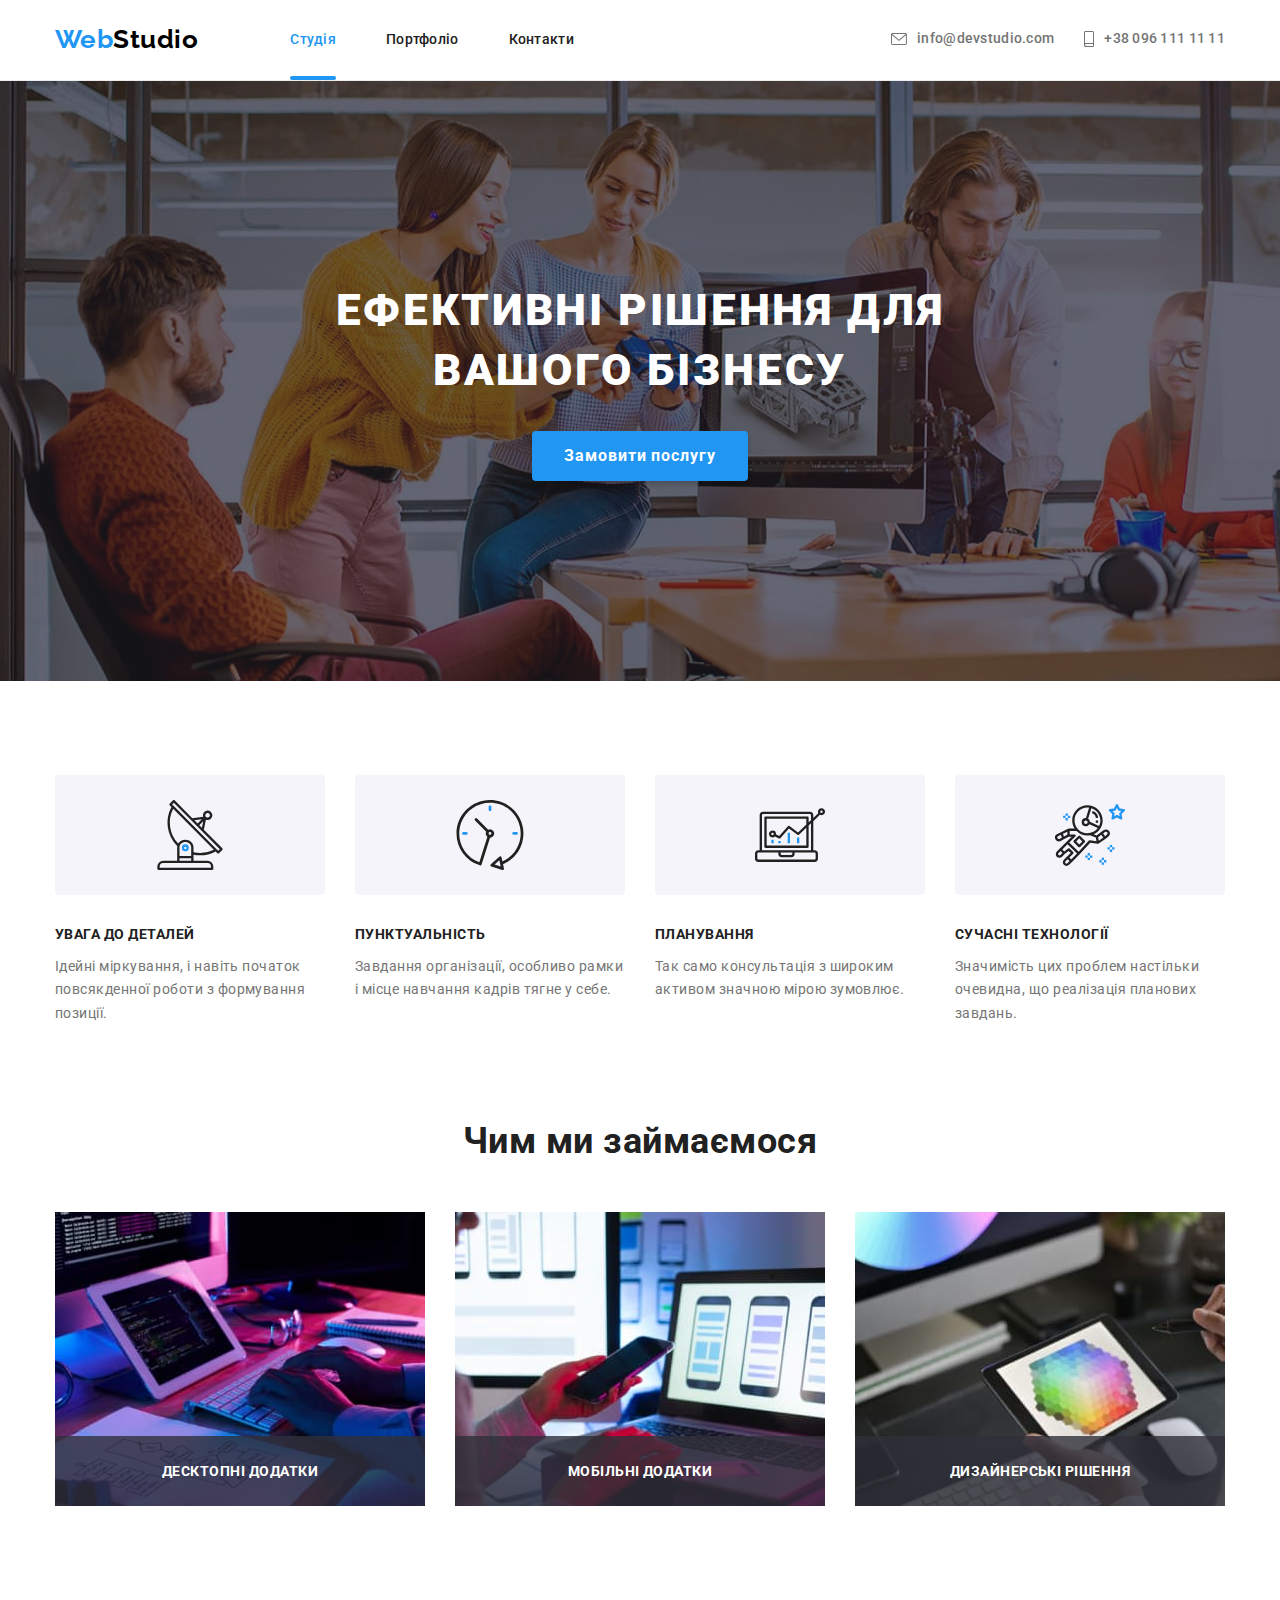
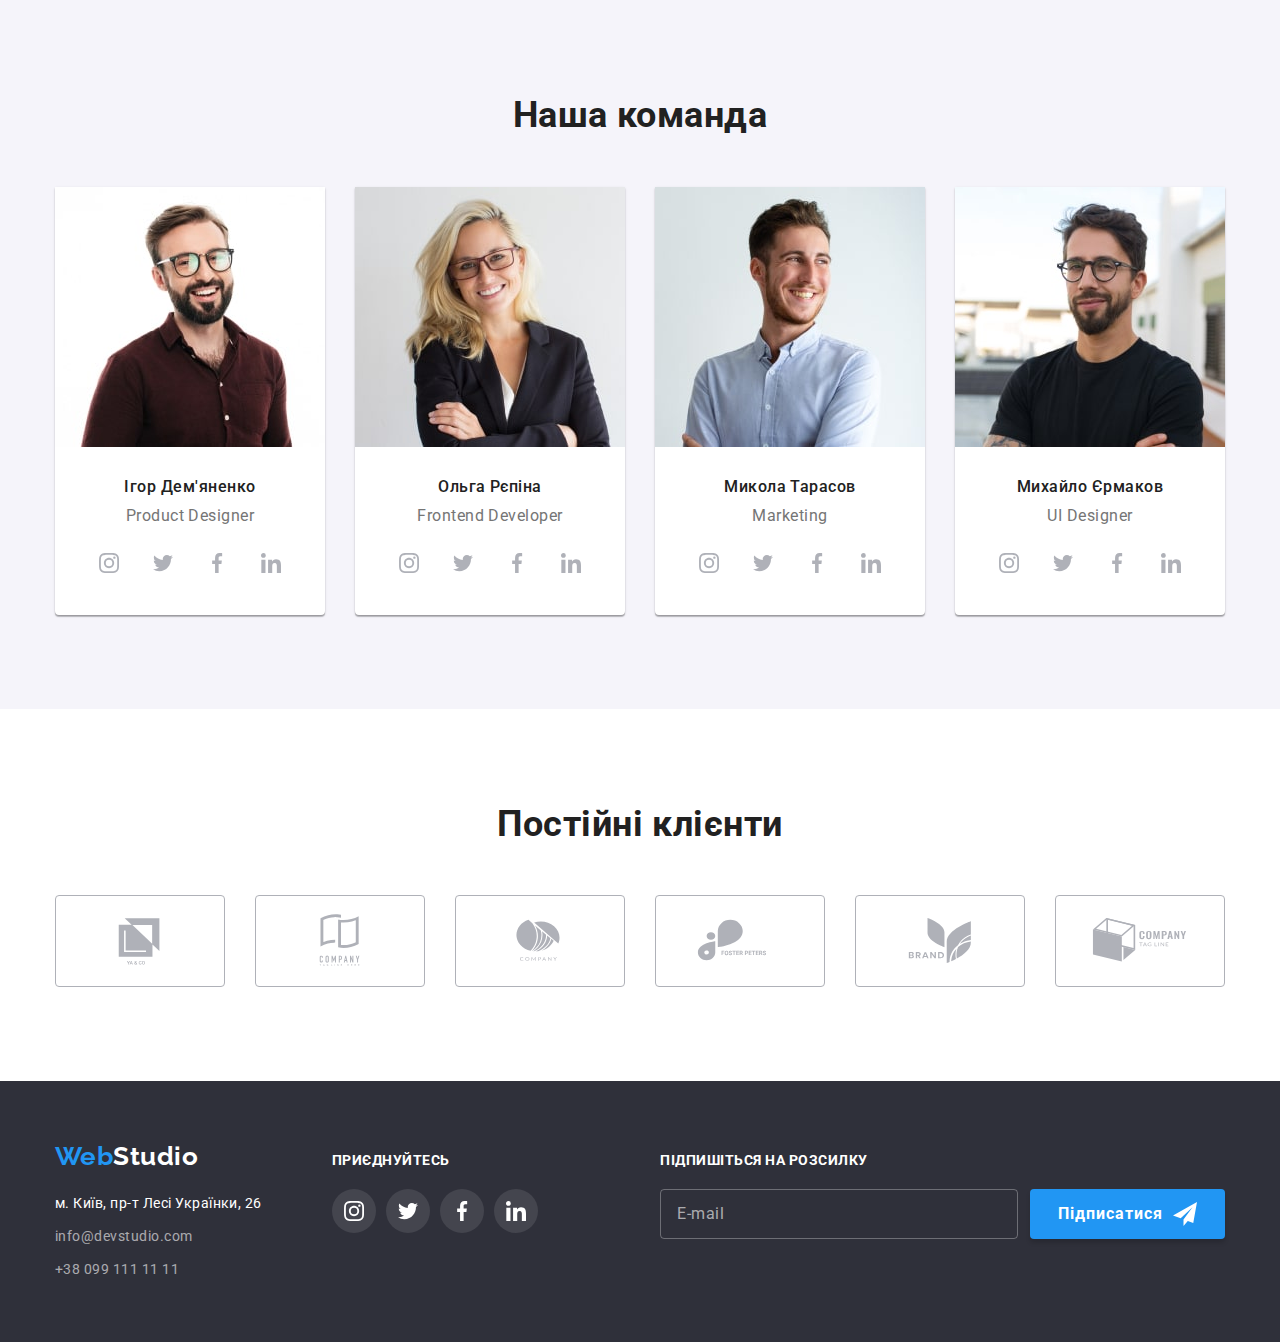
<file: index.html>
<!DOCTYPE html>
<html lang="uk">
  <head>
    <meta charset="UTF-8" />
    <meta http-equiv="X-UA-Compatible" content="IE=edge" />
    <meta name="viewport" content="width=device-width, initial-scale=1.0" />
    <title>WebStudio</title>
    <link rel="stylesheet" href="./css/main.min.css" />
  </head>
  <body>
    <!-- шапка -->
    <header class="page-header">
      <div class="container page-header__container">
        <nav class="navigation">
          <a class="logo logo--primary" href="./index.html ">
            <span class="logo logo--blue">Web</span>Studio</a
          >
          <button type="button" class="menu-open-button" data-menu-open>
            <svg class="menu-open-button__icon-menu" width="40" height="40">
              <use href="./images/icons.svg/symbol-defs.svg#icon-menu"></use>
            </svg>
          </button>
          <ul class="navigation__list">
            <li class="navigation__item">
              <a class="navigation__link navigation__link--current" href="./index.html">Студія</a>
            </li>
            <li class="navigation__item">
              <a class="navigation__link" href="./portfolio.html">Портфоліо</a>
            </li>
            <li class="navigation__item"><a class="link navigation__link" href="">Контакти</a></li>
          </ul>
        </nav>
        <ul class="contacts__list">
          <li class="contacts__item">
            <a class="contacts__link" href="mailto:info@devstudio.com">
              <svg width="12" height="10" class="contacts__icon contacts__icon--first">
                <use href="./images/icons.svg/symbol-defs.svg#icon-envelope"></use>
              </svg>
              info@devstudio.com</a
            >
          </li>
          <li class="contacts__item">
            <a class="contacts__link" href="tel:+380961111111">
              <svg width="10" height="12" class="contacts__icon contacts__icon--second">
                <use href="./images/icons.svg/symbol-defs.svg#icon-phone"></use>
              </svg>
              +38 096 111 11 11</a
            >
          </li>
        </ul>
      </div>
      <div class="mobile-menu" data-menu>
        <div class="mobile-menu__container">
          <button class="mobile-menu__close-button" data-menu-close>
            <svg class="mobile-menu__icon-close" width="40" height="40">
              <use href="./images/icons.svg/symbol-defs.svg#icon-close"></use>
            </svg>
          </button>
          <ul class="mobile-menu__navigation-list">
            <li class="mobile-menu__navigation-item">
              <a
                class="mobile-menu__navigation-link mobile-menu__navigation-link--current"
                href="./index.html"
                >Студія</a
              >
            </li>
            <li class="mobile-menu__navigation-item">
              <a
                class="mobile-menu__navigation-link mobile-menu__navigation-link"
                href="./portfolio.html"
                >Портфоліо</a
              >
            </li>
            <li class="mobile-menu__navigation-item">
              <a class="mobile-menu__navigation-link" href="">Контакти</a>
            </li>
          </ul>

          <ul class="mobile-menu__contacts-list">
            <li class="mobile-menu__contacts-item">
              <a
                class="mobile-menu__contacts-link mobile-menu__contacts-link--blue"
                href="tel:+380961111111"
              >
                +38 096 111 11 11</a
              >
            </li>
            <li class="mobile-menu__contacts-item">
              <a
                class="mobile-menu__contacts-link mobile-menu__contacts-link--grey"
                href="mailto:info@devstudio.com"
              >
                info@devstudio.com</a
              >
            </li>
          </ul>

          <ul class="mobile-menu__socials-list">
            <li class="mobile-menu__socials-item">
              <a class="mobile-menu__socials-link" href="">Instagram</a>
            </li>
            <li class="mobile-menu__socials-item">
              <a class="mobile-menu__socials-link" href="">Twitter</a>
            </li>
            <li class="mobile-menu__socials-item">
              <a class="mobile-menu__socials-link" href="">Facebook</a>
            </li>
            <li class="mobile-menu__socials-item">
              <a class="mobile-menu__socials-link" href="">LinkedIn</a>
            </li>
          </ul>
        </div>
      </div>
    </header>
    <!-- main block -->
    <main>
      <!-- Hero -->
      <section class="hero overlay">
        <div class="container">
          <h1 class="hero__title">
            Ефективні рішення для <br />
            вашого бізнесу
          </h1>
          <button type="button" class="hero__button" data-modal-open>Замовити послугу</button>
        </div>
      </section>
      <!-- Advantages -->
      <section class="section advantages">
        <div class="container">
          <h2 class="advantages__title advantages__title--visually-hidden">Нашi переваги</h2>
          <ul class="advantages__list">
            <li class="advantages__item icon-antenna">
              <h3 class="advantages__subtitle">Увага до деталей</h3>
              <p class="advantages__text">
                Ідейні міркування, і навіть початок повсякденної роботи з формування позиції.
              </p>
            </li>
            <li class="advantages__item icon-clock">
              <h3 class="advantages__subtitle">Пунктуальнiсть</h3>
              <p class="advantages__text">
                Завдання організації, особливо рамки і місце навчання кадрів тягне у себе.
              </p>
            </li>
            <li class="advantages__item icon-diagram">
              <h3 class="advantages__subtitle">Планування</h3>
              <p class="advantages__text">
                Так само консультація з широким активом значною мірою зумовлює.
              </p>
            </li>
            <li class="advantages__item icon-astronaut">
              <h3 class="advantages__subtitle">Сучаснi технологiї</h3>
              <p class="advantages__text">
                Значимість цих проблем настільки очевидна, що реалізація планових завдань.
              </p>
            </li>
          </ul>
        </div>
      </section>
      <!-- Specialization -->
      <section class="specialization section">
        <div class="container">
          <h2 class="specialization__title">Чим ми займаємося</h2>
          <ul class="specialization__list">
            <li class="specialization__item">
              <div class="specialization__thumb">
                <img
                  class="specialization__image"
                  src="./images/writing_code.jpg"
                  alt="Створюється розмітка макета"
                  width="370"
                  height="294"
                />
                <div class="specialization__description">Десктопні додатки</div>
              </div>
            </li>
            <li class="specialization__item">
              <div class="specialization__thumb">
                <img
                  class="specialization__image"
                  src="./images/choosing_interface.jpg"
                  alt="Вибирається інтерфейс"
                  width="370"
                  height="294"
                />
                <div class="specialization__description">Мобільні додатки</div>
              </div>
            </li>
            <li class="specialization__item">
              <div class="specialization__thumb">
                <img
                  class="specialization__image"
                  src="./images/choosing_color.jpg"
                  alt="Вибирається колір"
                  width="370"
                  height="294"
                />
                <div class="specialization__description">Дизайнерські рішення</div>
              </div>
            </li>
          </ul>
        </div>
      </section>
      <!-- Team -->
      <section class="team section">
        <div class="container">
          <h2 class="team__title">Наша команда</h2>
          <ul class="team__list">
            <li class="member-card">
              <picture>
                <source
                  media="(min-width: 1200px )"
                  srcset="./images/img-1-1200.jpg 1x, ./images/img-1-1200@2x.jpg 2x"
                />
                <source
                  media="(min-width: 768px)"
                  srcset="./images/img-1-768.jpg 1x, ./images/img-1-768@2x.jpg 2x"
                />
                <source
                  media="(max-width: 767px)"
                  srcset="./images/img-1-480.jpg 1x, ./images/img-1-480@2x.jpg 2x"
                />

                <img
                  class="member-card__image"
                  src="./images/img-1-480.jpg"
                  alt="Фото Ігоря Дем'яненко"
                />
              </picture>

              <div class="member-card__info">
                <h3 class="member-card__name">Ігор Дем'яненко</h3>
                <p class="member-card__position" lang="en">Product Designer</p>
                <ul class="socials">
                  <li class="socials__item">
                    <a href="" class="socials__link socials__link--white">
                      <svg class="socials__icon socials__icon--grey">
                        <use href="./images/icons.svg/symbol-defs.svg#icon-instagram"></use>
                      </svg>
                    </a>
                  </li>
                  <li class="socials__item">
                    <a href="" class="socials__link socials__link--white">
                      <svg class="socials__icon socials__icon--grey">
                        <use href="./images/icons.svg/symbol-defs.svg#icon-twitter"></use>
                      </svg>
                    </a>
                  </li>
                  <li class="socials__item">
                    <a href="" class="socials__link socials__link--white">
                      <svg class="socials__icon socials__icon--grey">
                        <use href="./images/icons.svg/symbol-defs.svg#icon-facebook"></use>
                      </svg>
                    </a>
                  </li>
                  <li class="socials__item">
                    <a href="" class="socials__link socials__link--white">
                      <svg class="socials__icon socials__icon--grey">
                        <use href="./images/icons.svg/symbol-defs.svg#icon-linkedin"></use>
                      </svg>
                    </a>
                  </li>
                </ul>
              </div>
            </li>
            <li class="member-card">
              <picture>
                <source
                  media="(min-width: 1200px )"
                  srcset="./images/img-2-1200.jpg 1x, ./images/img-2-1200@2x.jpg 2x"
                />
                <source
                  media="(min-width: 768px)"
                  srcset="./images/img-2-768.jpg 1x, ./images/img-2-768@2x.jpg 2x"
                />
                <source
                  media="(max-width: 767px)"
                  srcset="./images/img-2-480.jpg 1x, ./images/img-2-480@2x.jpg 2x"
                />

                <img
                  class="member-card__image"
                  src="./images/img-2-480.jpg"
                  alt="Фото Ольги Рєпіної"
                />
              </picture>

              <div class="member-card__info">
                <h3 class="member-card__name">Ольга Рєпіна</h3>
                <p class="member-card__position" lang="en">Frontend Developer</p>
                <ul class="socials">
                  <li class="socials__item">
                    <a href="" class="socials__link socials__link--white">
                      <svg class="socials__icon socials__icon--grey">
                        <use href="./images/icons.svg/symbol-defs.svg#icon-instagram"></use>
                      </svg>
                    </a>
                  </li>
                  <li class="socials__item">
                    <a href="" class="socials__link socials__link--white">
                      <svg class="socials__icon socials__icon--grey">
                        <use href="./images/icons.svg/symbol-defs.svg#icon-twitter"></use>
                      </svg>
                    </a>
                  </li>
                  <li class="socials__item">
                    <a href="" class="socials__link socials__link--white">
                      <svg class="socials__icon socials__icon--grey">
                        <use href="./images/icons.svg/symbol-defs.svg#icon-facebook"></use>
                      </svg>
                    </a>
                  </li>
                  <li class="socials__item">
                    <a href="" class="socials__link socials__link--white">
                      <svg class="socials__icon socials__icon--grey">
                        <use href="./images/icons.svg/symbol-defs.svg#icon-linkedin"></use>
                      </svg>
                    </a>
                  </li>
                </ul>
              </div>
            </li>
            <li class="member-card">
              <picture>
                <source
                  media="(min-width: 1200px )"
                  srcset="./images/img-3-1200.jpg 1x, ./images/img-3-1200@2x.jpg 2x"
                />
                <source
                  media="(min-width: 768px)"
                  srcset="./images/img-3-768.jpg 1x, ./images/img-3-768@2x.jpg 2x"
                />
                <source
                  media="(max-width: 767px)"
                  srcset="./images/img-3-480.jpg 1x, ./images/img-3-480@2x.jpg 2x"
                />
                <img
                  class="member-card__image"
                  src="./images/img-3-480.jpg"
                  alt="Фото Миколи Тарасова"
                />
              </picture>

              <div class="member-card__info">
                <h3 class="member-card__name">Микола Тарасов</h3>
                <p class="member-card__position" lang="en">Marketing</p>
                <ul class="socials">
                  <li class="socials__item">
                    <a href="" class="socials__link socials__link--white">
                      <svg class="socials__icon socials__icon--grey">
                        <use href="./images/icons.svg/symbol-defs.svg#icon-instagram"></use>
                      </svg>
                    </a>
                  </li>
                  <li class="socials__item">
                    <a href="" class="socials__link socials__link--white">
                      <svg class="socials__icon socials__icon--grey">
                        <use href="./images/icons.svg/symbol-defs.svg#icon-twitter"></use>
                      </svg>
                    </a>
                  </li>
                  <li class="socials__item">
                    <a href="" class="socials__link socials__link--white">
                      <svg class="socials__icon socials__icon--grey">
                        <use href="./images/icons.svg/symbol-defs.svg#icon-facebook"></use>
                      </svg>
                    </a>
                  </li>
                  <li class="socials__item">
                    <a href="" class="socials__link socials__link--white">
                      <svg class="socials__icon socials__icon--grey">
                        <use href="./images/icons.svg/symbol-defs.svg#icon-linkedin"></use>
                      </svg>
                    </a>
                  </li>
                </ul>
              </div>
            </li>
            <li class="member-card">
              <picture>
                <source
                  media="(min-width: 1200px )"
                  srcset="./images/img-4-1200.jpg 1x, ./images/img-4-1200@2x.jpg 2x"
                />
                <source
                  media="(min-width: 768px)"
                  srcset="./images/img-4-768.jpg 1x, ./images/img-4-768@2x.jpg 2x"
                />
                <source
                  media="(max-width: 767px)"
                  srcset="./images/img-4-480.jpg 1x, ./images/img-4-480@2x.jpg 2x"
                />

                <img
                  class="member-card__image"
                  src="./images/img-4-480.jpg"
                  alt="Фото Михайла Єрмакова"
                />
              </picture>

              <div class="member-card__info">
                <h3 class="member-card__name">Михайло Єрмаков</h3>
                <p class="member-card__position" lang="en">UI Designer</p>
                <ul class="socials">
                  <li class="socials__item">
                    <a href="" class="socials__link socials__link--white">
                      <svg class="socials__icon socials__icon--grey">
                        <use href="./images/icons.svg/symbol-defs.svg#icon-instagram"></use>
                      </svg>
                    </a>
                  </li>
                  <li class="socials__item">
                    <a href="" class="socials__link socials__link--white">
                      <svg class="socials__icon socials__icon--grey">
                        <use href="./images/icons.svg/symbol-defs.svg#icon-twitter"></use>
                      </svg>
                    </a>
                  </li>
                  <li class="socials__item">
                    <a href="" class="socials__link socials__link--white">
                      <svg class="socials__icon socials__icon--grey">
                        <use href="./images/icons.svg/symbol-defs.svg#icon-facebook"></use>
                      </svg>
                    </a>
                  </li>
                  <li class="socials__item">
                    <a href="" class="socials__link socials__link--white">
                      <svg class="socials__icon socials__icon--grey">
                        <use href="./images/icons.svg/symbol-defs.svg#icon-linkedin"></use>
                      </svg>
                    </a>
                  </li>
                </ul>
              </div>
            </li>
          </ul>
        </div>
      </section>
      <!-- Clients -->
      <section class="section clients">
        <div class="container">
          <h2 class="clients__title">Постійні клієнти</h2>
          <ul class="clients__list">
            <li class="clients__item">
              <a href="" class="clients__link">
                <svg class="clients__logo">
                  <use href="./images/icons.svg/symbol-defs.svg#icon-logo-1"></use>
                </svg>
              </a>
            </li>
            <li class="clients__item">
              <a href="" class="clients__link">
                <svg class="clients__logo">
                  <use href="./images/icons.svg/symbol-defs.svg#icon-logo-2"></use>
                </svg>
              </a>
            </li>
            <li class="clients__item">
              <a href="" class="clients__link">
                <svg class="clients__logo">
                  <use href="./images/icons.svg/symbol-defs.svg#icon-logo-3"></use>
                </svg>
              </a>
            </li>
            <li class="clients__item">
              <a href="" class="clients__link">
                <svg class="clients__logo">
                  <use href="./images/icons.svg/symbol-defs.svg#icon-logo-4"></use>
                </svg>
              </a>
            </li>
            <li class="clients__item">
              <a href="" class="clients__link">
                <svg class="clients__logo">
                  <use href="./images/icons.svg/symbol-defs.svg#icon-logo-5"></use>
                </svg>
              </a>
            </li>
            <li class="clients__item">
              <a href="" class="clients__link">
                <svg class="clients__logo">
                  <use href="./images/icons.svg/symbol-defs.svg#icon-logo-6"></use>
                </svg>
              </a>
            </li>
          </ul>
        </div>
      </section>
    </main>
    <!-- Footer -->
    <footer class="page-footer">
      <div class="container page-footer__container">
        <div class="flexing-container">
          <div>
            <a class="logo logo--secondary" href="./index.html"
              ><span class="logo logo--blue">Web</span
              ><span class="logo logo--white">Studio</span></a
            >
            <address class="address">
              <ul class="address__list">
                <li class="address__item">
                  <a
                    class="address__map"
                    href="https://goo.gl/maps/hFDBtTGMjcZhoMpHA"
                    target="_blank"
                    rel="noopener noreferrer nofollow"
                  >
                    м. Київ, пр-т Лесі Українки, 26</a
                  >
                </li>
                <li class="address__item">
                  <a class="address__contact" href="mailto:info@devstudio.com"
                    >info@devstudio.com</a
                  >
                </li>
                <li class="address__item">
                  <a class="address__contact" href="tel:+380991111111">+38 099 111 11 11</a>
                </li>
              </ul>
            </address>
          </div>

          <div class="subscription subscription--following">
            <p class="subscription__title">приєднуйтесь</p>
            <ul class="socials subscription__socials">
              <li class="socials__item">
                <a href="" class="socials__link">
                  <svg class="socials__icon">
                    <use href="./images/icons.svg/symbol-defs.svg#icon-instagram"></use>
                  </svg>
                </a>
              </li>
              <li class="socials__item">
                <a href="" class="socials__link">
                  <svg class="socials__icon">
                    <use href="./images/icons.svg/symbol-defs.svg#icon-twitter"></use>
                  </svg>
                </a>
              </li>
              <li class="socials__item">
                <a href="" class="socials__link">
                  <svg class="socials__icon">
                    <use href="./images/icons.svg/symbol-defs.svg#icon-facebook"></use>
                  </svg>
                </a>
              </li>
              <li class="socials__item">
                <a href="" class="socials__link">
                  <svg class="socials__icon">
                    <use href="./images/icons.svg/symbol-defs.svg#icon-linkedin"></use>
                  </svg>
                </a>
              </li>
            </ul>
          </div>
        </div>
        <div class="subscription subscription--general">
          <p class="subscription__title">Підпишіться на розсилку</p>
          <form name="follow-us" class="subscription__form">
            <label name="email" for="email"></label>
            <input
              type="email"
              name="email"
              placeholder="E-mail"
              class="subscription__input"
              id="email"
            />
            <button type="submit" class="subscription__btn">
              Підписатися
              <svg class="subscription__icon" width="24" height="24">
                <use href="./images/icons.svg/symbol-defs.svg#icon-send"></use>
              </svg>
            </button>
          </form>
        </div>
      </div>
    </footer>

    <div class="backdrop is-hidden" data-modal>
      <div class="modal">
        <p class="modal__title">Залиште свої дані, ми вам передзвонимо</p>
        <form name="form" class="form">
          <label name="name" class="form__label" for="user-name">Ім'я</label>
          <div class="form__field">
            <input type="text" name="name" class="form__input" id="user-name" />
            <svg class="form__icon" width="18" height="18">
              <use href="./images/icons.svg/symbol-defs.svg#icon-person"></use>
            </svg>
          </div>

          <label name="phone" class="form__label" for="phone-number">Телефон </label>
          <div class="form__field">
            <input type="tel" name="phone" class="form__input" id="phone-number" />
            <svg class="form__icon" width="18" height="18">
              <use href="./images/icons.svg/symbol-defs.svg#icon-telephone"></use>
            </svg>
          </div>

          <label name="email" class="form__label" for="email-address">Пошта</label>
          <div class="form__field">
            <input type="email" name="email" class="form__input" id="email-address" />
            <svg class="form__icon" width="18" height="18">
              <use href="./images/icons.svg/symbol-defs.svg#icon-email"></use>
            </svg>
          </div>
          <label name="comment" class="form__label"
            >Коментар<textarea
              type="text"
              class="form__textarea"
              placeholder="Введіть текст"
            ></textarea>
          </label>
          <div class="agreement">
            <label name="agreement" class="agreement__label"
              ><input
                type="checkbox"
                name="agree"
                class="agreement__checkbox agreement__checkbox--visually-hidden"
              /><svg class="agreement__icon-check" width="16" height="15">
                <use href="./images/icons.svg/symbol-defs.svg#icon-check"></use>
              </svg>
              <svg class="agreement__icon agreement__icon-empty" width="16" height="15">
                <use href="./images/icons.svg/symbol-defs.svg#icon-vector"></use>
              </svg>

              Погоджуюся з розсилкою та приймаю
              <a href="" class="agreement__terms">Умови договору</a>
            </label>
          </div>

          <button type="submit" class="form__btn">Відправити</button>
        </form>
        <button class="close-btn" data-modal-close>
          <svg class="close-btn__icon" width="18" height="18">
            <use href="./images/icons.svg/symbol-defs.svg#icon-close"></use>
          </svg>
        </button>
      </div>
    </div>
    <script src="./js/menu.js"></script>
    <script src="./js/modal.js"></script>
  </body>
</html>
</file>
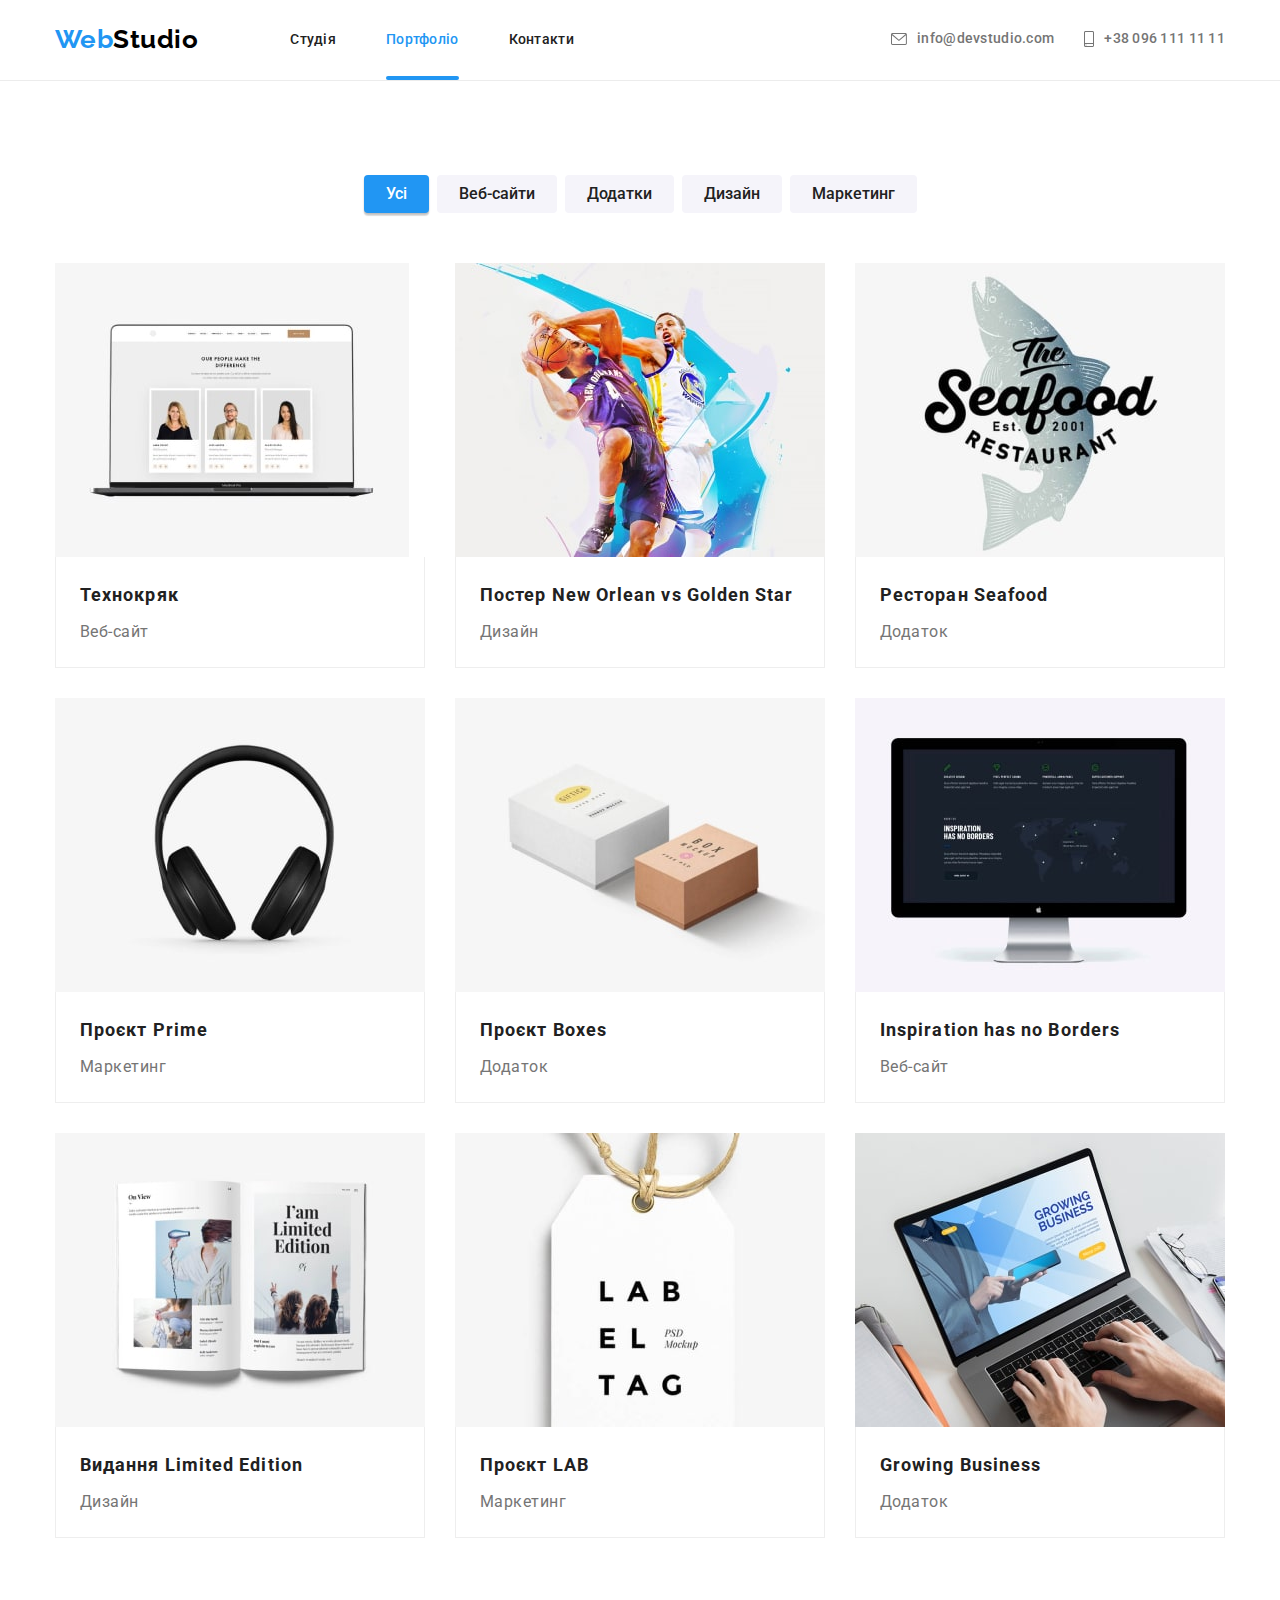
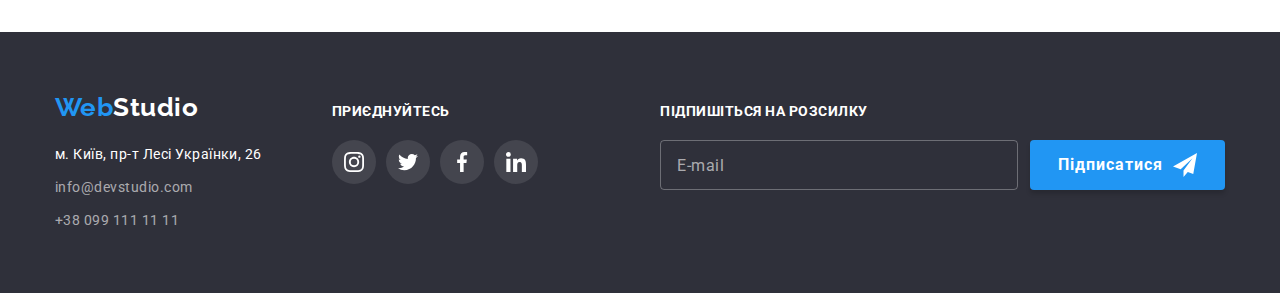
<file: portfolio.html>
<!DOCTYPE html>
<html lang="uk">
  <head>
    <meta charset="UTF-8" />
    <meta http-equiv="X-UA-Compatible" content="IE=edge" />
    <meta name="viewport" content="width=device-width, initial-scale=1.0" />
    <title>WebStudio Portfolio</title>

    <link rel="stylesheet" href="./css/main.min.css" />
  </head>
  <body>
    <header class="page-header">
      <div class="container page-header__container">
        <nav class="navigation">
          <a class="logo logo--primary" href="./index.html ">
            <span class="logo logo--blue">Web</span>Studio</a
          >
          <button type="button" class="menu-open-button" data-menu-open>
            <svg class="menu-open-button__icon-menu" width="40" height="40">
              <use href="./images/icons.svg/symbol-defs.svg#icon-menu"></use>
            </svg>
          </button>
          <ul class="navigation__list">
            <li class="navigation__item">
              <a class="navigation__link" href="./index.html">Студія</a>
            </li>
            <li class="navigation__item">
              <a class="navigation__link navigation__link--current" href="./portfolio.html"
                >Портфоліо</a
              >
            </li>
            <li class="navigation__item"><a class="link navigation__link" href="">Контакти</a></li>
          </ul>
        </nav>
        <ul class="contacts__list">
          <li class="contacts__item">
            <a class="contacts__link" href="mailto:info@devstudio.com">
              <svg width="12" height="10" class="contacts__icon contacts__icon--first">
                <use href="./images/icons.svg/symbol-defs.svg#icon-envelope"></use>
              </svg>
              info@devstudio.com</a
            >
          </li>
          <li class="contacts__item">
            <a class="contacts__link" href="tel:+380961111111">
              <svg width="10" height="12" class="contacts__icon contacts__icon--second">
                <use href="./images/icons.svg/symbol-defs.svg#icon-phone"></use>
              </svg>
              +38 096 111 11 11</a
            >
          </li>
        </ul>
      </div>
      <div class="mobile-menu" data-menu>
        <div class="mobile-menu__container">
          <button class="mobile-menu__close-button" data-menu-close>
            <svg class="mobile-menu__icon-close" width="40" height="40">
              <use href="./images/icons.svg/symbol-defs.svg#icon-close"></use>
            </svg>
          </button>
          <ul class="mobile-menu__navigation-list">
            <li class="mobile-menu__navigation-item">
              <a class="mobile-menu__navigation-link" href="./index.html">Студія</a>
            </li>
            <li class="mobile-menu__navigation-item">
              <a
                class="mobile-menu__navigation-link mobile-menu__navigation-link--current"
                href="./portfolio.html"
                >Портфоліо</a
              >
            </li>
            <li class="mobile-menu__navigation-item">
              <a class="mobile-menu__navigation-link" href="">Контакти</a>
            </li>
          </ul>
          <ul class="mobile-menu__contacts-list">
            <li class="mobile-menu__contacts-item">
              <a
                class="mobile-menu__contacts-link mobile-menu__contacts-link--blue"
                href="tel:+380961111111"
              >
                +38 096 111 11 11</a
              >
            </li>
            <li class="mobile-menu__contacts-item">
              <a
                class="mobile-menu__contacts-link mobile-menu__contacts-link--grey"
                href="mailto:info@devstudio.com"
              >
                info@devstudio.com</a
              >
            </li>
          </ul>

          <ul class="mobile-menu__socials-list">
            <li class="mobile-menu__socials-item">
              <a class="mobile-menu__socials-link" href="">Instagram</a>
            </li>
            <li class="mobile-menu__socials-item">
              <a class="mobile-menu__socials-link" href="">Twitter</a>
            </li>
            <li class="mobile-menu__socials-item">
              <a class="mobile-menu__socials-link" href="">Facebook</a>
            </li>
            <li class="mobile-menu__socials-item">
              <a class="mobile-menu__socials-link" href="">LinkedIn</a>
            </li>
          </ul>
        </div>
      </div>
    </header>

    <!-- Main -->

    <main>
      <section class="section">
        <div class="container">
          <h1 class="title title--visually-hidden">Приклади робiт</h1>
          <!-- h1 will be hidden with the help of css -->
          <ul class="sorter">
            <li class="sorter__item">
              <button type="button" class="sorter__button sorter__button--active">Усі</button>
            </li>
            <li class="sorter__item">
              <button type="button" class="sorter__button">Веб-сайти</button>
            </li>
            <li class="sorter__item">
              <button type="button" class="sorter__button">Додатки</button>
            </li>
            <li class="sorter__item">
              <button type="button" class="sorter__button">Дизайн</button>
            </li>
            <li class="sorter__item">
              <button type="button" class="sorter__button">Маркетинг</button>
            </li>
          </ul>
          <ul class="card-list">
            <li class="card-list__item">
              <a href="" class="card">
                <div class="card__thumb">
                  <picture>
                    <source
                      media="(min-width: 1200px )"
                      srcset="
                        ./images/portfolio-pics/img-1-1200.jpg,
                        ./images/portfolio-pics/img-1-1200@2x.jpg 2x
                      "
                    />
                    <source
                      media="(min-width: 768px)"
                      srcset="
                        ./images/portfolio-pics/img-1-768.jpg,
                        ./images/portfolio-pics/img-1-768@2x.jpg 2x
                      "
                    />
                    <source
                      media="(max-width: 767px)"
                      srcset="
                        ./images/portfolio-pics/img-1-480.jpg,
                        ./images/portfolio-pics/img-1-480@2x.jpg 2x
                      "
                    />

                    <img
                      class="card__image"
                      src="./images/portfolio-pics/img-1-480.jpg"
                      alt="Ноутбук"
                    />
                  </picture>

                  <div class="card__overlay">
                    <p class="card__overlay-text">
                      Ресурс пропонує комплексні пропозиції з різним рівнем функціоналу та сервісів.
                      Все це дозволить відвідувачу отримати вичерпні відомості про компанію чи
                      приватну особу.
                    </p>
                  </div>
                </div>

                <div class="card__description">
                  <h2 class="card__title">Технокряк</h2>
                  <p class="card__text">Веб-сайт</p>
                </div>
              </a>
            </li>
            <li class="card-list__item">
              <a href="" class="card">
                <div class="card__thumb">
                  <picture>
                    <source
                      media="(min-width: 1200px )"
                      srcset="
                        ./images/portfolio-pics/img-2-1200.jpg,
                        ./images/portfolio-pics/img-2-1200@2x.jpg 2x
                      "
                    />
                    <source
                      media="(min-width: 768px)"
                      srcset="
                        ./images/portfolio-pics/img-2-768.jpg,
                        ./images/portfolio-pics/img-2-768@2x.jpg 2x
                      "
                    />
                    <source
                      media="(max-width: 767px)"
                      srcset="
                        ./images/portfolio-pics/img-2-480.jpg,
                        ./images/portfolio-pics/img-2-480@2x.jpg 2x
                      "
                    />

                    <img
                      class="card__image"
                      src="./images/portfolio-pics/img-2-480.jpg"
                      alt="Баскетбол"
                    />
                  </picture>

                  <div class="card__overlay">
                    <p class="card__overlay-text">
                      Ресурс пропонує комплексні пропозиції з різним рівнем функціоналу та сервісів.
                      Все це дозволить відвідувачу отримати вичерпні відомості про компанію чи
                      приватну особу.
                    </p>
                  </div>
                </div>

                <div class="card__description">
                  <h2 class="card__title">
                    Постер <span lang="en">New Orlean vs Golden Star</span>
                  </h2>
                  <p class="card__text">Дизайн</p>
                </div>
              </a>
            </li>
            <li class="card-list__item">
              <a href="" class="card">
                <div class="card__thumb">
                  <picture>
                    <source
                      media="(min-width: 1200px )"
                      srcset="
                        ./images/portfolio-pics/img-3-1200.jpg,
                        ./images/portfolio-pics/img-3-1200@2x.jpg 2x
                      "
                    />
                    <source
                      media="(min-width: 768px)"
                      srcset="
                        ./images/portfolio-pics/img-3-768.jpg,
                        ./images/portfolio-pics/img-3-768@2x.jpg 2x
                      "
                    />
                    <source
                      media="(max-width: 767px)"
                      srcset="
                        ./images/portfolio-pics/img-3-480.jpg,
                        ./images/portfolio-pics/img-3-480@2x.jpg 2x
                      "
                    />

                    <img
                      class="card__image"
                      src="./images/portfolio-pics/img-3-480.jpg"
                      alt="Риба"
                    />
                  </picture>

                  <div class="card__overlay">
                    <p class="card__overlay-text">
                      Ресурс пропонує комплексні пропозиції з різним рівнем функціоналу та сервісів.
                      Все це дозволить відвідувачу отримати вичерпні відомості про компанію чи
                      приватну особу.
                    </p>
                  </div>
                </div>

                <div class="card__description">
                  <h2 class="card__title">Ресторан <span lang="en">Seafood</span></h2>
                  <p class="card__text">Додаток</p>
                </div>
              </a>
            </li>
            <li class="card-list__item">
              <a href="" class="card">
                <div class="card__thumb">
                  <picture>
                    <source
                      media="(min-width: 1200px )"
                      srcset="
                        ./images/portfolio-pics/img-4-1200.jpg,
                        ./images/portfolio-pics/img-4-1200@2x.jpg 2x
                      "
                    />
                    <source
                      media="(min-width: 768px)"
                      srcset="
                        ./images/portfolio-pics/img-4-768.jpg,
                        ./images/portfolio-pics/img-4-768@2x.jpg 2x
                      "
                    />
                    <source
                      media="(max-width: 767px)"
                      srcset="
                        ./images/portfolio-pics/img-4-480.jpg,
                        ./images/portfolio-pics/img-4-480@2x.jpg 2x
                      "
                    />

                    <img
                      class="card__image"
                      src="./images/portfolio-pics/img-4-480.jpg"
                      alt="Навушники"
                    />
                  </picture>

                  <div class="card__overlay">
                    <p class="card__overlay-text">
                      Ресурс пропонує комплексні пропозиції з різним рівнем функціоналу та сервісів.
                      Все це дозволить відвідувачу отримати вичерпні відомості про компанію чи
                      приватну особу.
                    </p>
                  </div>
                </div>

                <div class="card__description">
                  <h2 class="card__title">Проєкт <span lang="en">Prime</span></h2>
                  <p class="card__text">Маркетинг</p>
                </div>
              </a>
            </li>
            <li class="card-list__item">
              <a href="" class="card">
                <div class="card__thumb">
                  <picture>
                    <source
                      media="(min-width: 1200px )"
                      srcset="
                        ./images/portfolio-pics/img-5-1200.jpg,
                        ./images/portfolio-pics/img-5-1200@2x.jpg 2x
                      "
                    />
                    <source
                      media="(min-width: 768px)"
                      srcset="
                        ./images/portfolio-pics/img-5-768.jpg,
                        ./images/portfolio-pics/img-5-768@2x.jpg 2x
                      "
                    />
                    <source
                      media="(max-width: 767px)"
                      srcset="
                        ./images/portfolio-pics/img-5-480.jpg,
                        ./images/portfolio-pics/img-5-480@2x.jpg 2x
                      "
                    />

                    <img
                      class="card__image"
                      src="./images/portfolio-pics/img-5-480.jpg"
                      alt="Дві коробки"
                    />
                  </picture>

                  <div class="card__overlay">
                    <p class="card__overlay-text">
                      Ресурс пропонує комплексні пропозиції з різним рівнем функціоналу та сервісів.
                      Все це дозволить відвідувачу отримати вичерпні відомості про компанію чи
                      приватну особу.
                    </p>
                  </div>
                </div>

                <div class="card__description">
                  <h2 class="card__title">Проєкт <span lang="en">Boxes </span></h2>
                  <p class="card__text">Додаток</p>
                </div>
              </a>
            </li>
            <li class="card-list__item">
              <a href="" class="card">
                <div class="card__thumb">
                  <picture>
                    <source
                      media="(min-width: 1200px )"
                      srcset="
                        ./images/portfolio-pics/img-6-1200.jpg,
                        ./images/portfolio-pics/img-6-1200@2x.jpg 2x
                      "
                    />
                    <source
                      media="(min-width: 768px)"
                      srcset="
                        ./images/portfolio-pics/img-6-768.jpg,
                        ./images/portfolio-pics/img-6-768@2x.jpg 2x
                      "
                    />
                    <source
                      media="(max-width: 767px)"
                      srcset="
                        ./images/portfolio-pics/img-6-480.jpg,
                        ./images/portfolio-pics/img-6-480@2x.jpg 2x
                      "
                    />

                    <img
                      class="card__image"
                      src="./images/portfolio-pics/img-6-480.jpg"
                      alt="Монітор iMac"
                    />
                  </picture>

                  <div class="card__overlay">
                    <p class="card__overlay-text">
                      Ресурс пропонує комплексні пропозиції з різним рівнем функціоналу та сервісів.
                      Все це дозволить відвідувачу отримати вичерпні відомості про компанію чи
                      приватну особу.
                    </p>
                  </div>
                </div>

                <div class="card__description">
                  <h2 class="card__title" lang="en">Inspiration has no Borders</h2>
                  <p class="card__text">Веб-сайт</p>
                </div>
              </a>
            </li>
            <li class="card-list__item">
              <a href="" class="card">
                <div class="card__thumb">
                  <picture>
                    <source
                      media="(min-width: 1200px )"
                      srcset="
                        ./images/portfolio-pics/img-7-1200.jpg,
                        ./images/portfolio-pics/img-7-1200@2x.jpg 2x
                      "
                    />
                    <source
                      media="(min-width: 768px)"
                      srcset="
                        ./images/portfolio-pics/img-7-768.jpg,
                        ./images/portfolio-pics/img-7-768@2x.jpg 2x
                      "
                    />
                    <source
                      media="(max-width: 767px)"
                      srcset="
                        ./images/portfolio-pics/img-7-480.jpg,
                        ./images/portfolio-pics/img-7-480@2x.jpg 2x
                      "
                    />

                    <img
                      class="card__image"
                      src="./images/portfolio-pics/img-7-480.jpg"
                      alt="Журнал"
                    />
                  </picture>

                  <div class="card__overlay">
                    <p class="card__overlay-text">
                      Ресурс пропонує комплексні пропозиції з різним рівнем функціоналу та сервісів.
                      Все це дозволить відвідувачу отримати вичерпні відомості про компанію чи
                      приватну особу.
                    </p>
                  </div>
                </div>

                <div class="card__description">
                  <h2 class="card__title">Видання <span>Limited Edition</span></h2>
                  <p class="card__text">Дизайн</p>
                </div>
              </a>
            </li>
            <li class="card-list__item">
              <a href="" class="card">
                <div class="card__thumb">
                  <picture>
                    <source
                      media="(min-width: 1200px )"
                      srcset="
                        ./images/portfolio-pics/img-8-1200.jpg,
                        ./images/portfolio-pics/img-8-1200@2x.jpg 2x
                      "
                    />
                    <source
                      media="(min-width: 768px)"
                      srcset="
                        ./images/portfolio-pics/img-8-768.jpg,
                        ./images/portfolio-pics/img-8-768@2x.jpg 2x
                      "
                    />
                    <source
                      media="(max-width: 767px)"
                      srcset="
                        ./images/portfolio-pics/img-8-480.jpg,
                        ./images/portfolio-pics/img-8-480@2x.jpg 2x
                      "
                    />

                    <img
                      class="card__image"
                      src="./images/portfolio-pics/img-8-480.jpg"
                      alt="Бірка"
                    />
                  </picture>

                  <div class="card__overlay">
                    <p class="card__overlay-text">
                      Ресурс пропонує комплексні пропозиції з різним рівнем функціоналу та сервісів.
                      Все це дозволить відвідувачу отримати вичерпні відомості про компанію чи
                      приватну особу.
                    </p>
                  </div>
                </div>

                <div class="card__description">
                  <h2 class="card__title">Проєкт <span lang="en">LAB</span></h2>
                  <p class="card__text">Маркетинг</p>
                </div>
              </a>
            </li>
            <li class="card-list__item">
              <a href="" class="card">
                <div class="card__thumb">
                  <picture>
                    <source
                      media="(min-width: 1200px )"
                      srcset="
                        ./images/portfolio-pics/img-9-1200.jpg,
                        ./images/portfolio-pics/img-9-1200@2x.jpg 2x
                      "
                    />
                    <source
                      media="(min-width: 768px)"
                      srcset="
                        ./images/portfolio-pics/img-9-768.jpg,
                        ./images/portfolio-pics/img-9-768@2x.jpg 2x
                      "
                    />
                    <source
                      media="(max-width: 767px)"
                      srcset="
                        ./images/portfolio-pics/img-9-480.jpg,
                        ./images/portfolio-pics/img-9-480@2x.jpg 2x
                      "
                    />

                    <img
                      class="card__image"
                      src="./images/portfolio-pics/img-9-480.jpg"
                      alt="Руки на ноутбуці"
                    />
                  </picture>

                  <div class="card__overlay">
                    <p class="card__overlay-text">
                      Ресурс пропонує комплексні пропозиції з різним рівнем функціоналу та сервісів.
                      Все це дозволить відвідувачу отримати вичерпні відомості про компанію чи
                      приватну особу.
                    </p>
                  </div>
                </div>

                <div class="card__description">
                  <h2 class="card__title" lang="en">Growing Business</h2>
                  <p class="card__text">Додаток</p>
                </div>
              </a>
            </li>
          </ul>
        </div>
      </section>
    </main>
    <!-- Footer -->
    <footer class="page-footer">
      <div class="container page-footer__container">
        <div class="flexing-container">
          <div>
            <a class="logo logo--secondary" href="./index.html"
              ><span class="logo logo--blue">Web</span
              ><span class="logo logo--white">Studio</span></a
            >
            <address class="address">
              <ul class="address__list">
                <li class="address__item">
                  <a
                    class="address__map"
                    href="https://goo.gl/maps/hFDBtTGMjcZhoMpHA"
                    target="_blank"
                    rel="noopener noreferrer nofollow"
                  >
                    м. Київ, пр-т Лесі Українки, 26</a
                  >
                </li>
                <li class="address__item">
                  <a class="address__contact" href="mailto:info@devstudio.com"
                    >info@devstudio.com</a
                  >
                </li>
                <li class="address__item">
                  <a class="address__contact" href="tel:+380991111111">+38 099 111 11 11</a>
                </li>
              </ul>
            </address>
          </div>

          <div class="subscription subscription--following">
            <p class="subscription__title">приєднуйтесь</p>
            <ul class="socials subscription__socials">
              <li class="socials__item">
                <a href="" class="socials__link">
                  <svg class="socials__icon">
                    <use href="./images/icons.svg/symbol-defs.svg#icon-instagram"></use>
                  </svg>
                </a>
              </li>
              <li class="socials__item">
                <a href="" class="socials__link">
                  <svg class="socials__icon">
                    <use href="./images/icons.svg/symbol-defs.svg#icon-twitter"></use>
                  </svg>
                </a>
              </li>
              <li class="socials__item">
                <a href="" class="socials__link">
                  <svg class="socials__icon">
                    <use href="./images/icons.svg/symbol-defs.svg#icon-facebook"></use>
                  </svg>
                </a>
              </li>
              <li class="socials__item">
                <a href="" class="socials__link">
                  <svg class="socials__icon">
                    <use href="./images/icons.svg/symbol-defs.svg#icon-linkedin"></use>
                  </svg>
                </a>
              </li>
            </ul>
          </div>
        </div>
        <div class="subscription subscription--general">
          <p class="subscription__title">Підпишіться на розсилку</p>
          <form name="follow-us" class="subscription__form">
            <label name="email" for="email"></label>
            <input
              type="email"
              name="email"
              placeholder="E-mail"
              class="subscription__input"
              id="email"
            />
            <button type="submit" class="subscription__btn">
              Підписатися
              <svg class="subscription__icon" width="24" height="24">
                <use href="./images/icons.svg/symbol-defs.svg#icon-send"></use>
              </svg>
            </button>
          </form>
        </div>
      </div>
    </footer>
    <script src="./js/menu.js"></script>
  </body>
</html>
</file>
<file: css/main.min.css>
/*! modern-normalize v1.1.0 | MIT License | https://github.com/sindresorhus/modern-normalize */@import"https://fonts.googleapis.com/css2?family=Raleway:wght@700&family=Roboto:wght@400;500;700;900&display=swap";*,::before,::after{-webkit-box-sizing:border-box;box-sizing:border-box}html{line-height:1.15;-webkit-text-size-adjust:100%;-moz-tab-size:4;-o-tab-size:4;tab-size:4}body{margin:0;font-family:system-ui,-apple-system,"Segoe UI",Roboto,Helvetica,Arial,sans-serif,"Apple Color Emoji","Segoe UI Emoji"}hr{height:0;color:inherit}abbr[title]{-webkit-text-decoration:underline dotted;text-decoration:underline dotted}b,strong{font-weight:bolder}code,kbd,samp,pre{font-family:ui-monospace,SFMono-Regular,Consolas,"Liberation Mono",Menlo,monospace;font-size:1em}small{font-size:80%}sub,sup{font-size:75%;line-height:0;position:relative;vertical-align:baseline}sub{bottom:-0.25em}sup{top:-0.5em}table{text-indent:0;border-color:inherit}button,input,optgroup,select,textarea{font-family:inherit;font-size:100%;line-height:1.15;margin:0}button,select{text-transform:none}button,[type=button],[type=reset],[type=submit]{-webkit-appearance:button}::-moz-focus-inner{border-style:none;padding:0}:-moz-focusring{outline:1px dotted ButtonText}:-moz-ui-invalid{box-shadow:none}legend{padding:0}progress{vertical-align:baseline}::-webkit-inner-spin-button,::-webkit-outer-spin-button{height:auto}[type=search]{-webkit-appearance:textfield;outline-offset:-2px}::-webkit-search-decoration{-webkit-appearance:none}::-webkit-file-upload-button{-webkit-appearance:button;font:inherit}summary{display:list-item}html{-webkit-box-sizing:border-box;box-sizing:border-box}body{background-color:#fff;color:#757575;letter-spacing:.03em;font-family:Roboto,sans-serif}h1,h2,h3,p,ul{margin:0;padding-left:0}.container{padding:0 15px;margin-left:auto;margin-right:auto}.container img{display:block}@media screen and (min-width: 480px){.container{width:480px}}@media screen and (min-width: 768px){.container{width:768px;margin-left:auto;margin-right:auto}}@media screen and (min-width: 1200px){.container{width:1200px}}.section{padding-top:60px;padding-bottom:60px}@media screen and (min-width: 1200px){.section{padding-top:94px;padding-bottom:94px}}.title--visually-hidden,.advantages__title--visually-hidden{position:absolute;white-space:nowrap;width:1px;height:1px;overflow:hidden;border:0;padding:0;clip:rect(0 0 0 0);-webkit-clip-path:inset(50%);clip-path:inset(50%);margin:-1px}.card-list,.sorter,.address__list,.clients__list,.socials,.team__list,.specialization__list,.advantages__list{list-style:none}.address__contact,.address__map,.clients__link,.socials__link,.agreement__terms:hover,.agreement__terms:focus,.logo{text-decoration:none}.page-header{background-color:#fff;border-bottom:1px solid #ececec}.page-header__container{padding-top:15px;padding-bottom:15px}@media screen and (max-width: calc(768px - 1px)){.page-header__container{position:relative}}@media screen and (max-width: calc(768px - 1px)){.menu-open-button{position:absolute;top:10px;right:10px;padding:0;border:none;background-color:rgba(0,0,0,0);line-height:0}.menu-open-button__icon-menu{fill:#212121}}@media screen and (min-width: 768px){.menu-open-button{display:none}.page-header__container{display:-webkit-box;display:-ms-flexbox;display:flex;padding-top:21px;padding-bottom:21px}}@media screen and (min-width: 1200px){.page-header__container{padding-top:24px;padding-bottom:25px}}.logo{text-decoration:none;font-family:Raleway,sans-serif;font-weight:700;font-size:24px;line-height:1.19;color:#000}.logo--blue{color:#2196f3}.logo--secondary{display:inline-block;margin-bottom:20px}.logo--white{color:#fff}@media screen and (min-width: 1200px){.logo{font-size:26px}}@media screen and (max-width: calc(768px - 1px)){.mobile-menu{position:fixed;z-index:999;top:0;left:0;width:100%;height:100%;background-color:#fff;opacity:0;visibility:hidden;pointer-events:none}.mobile-menu.is-open{opacity:1;visibility:visible;pointer-events:auto}.mobile-menu__container{display:-webkit-box;display:-ms-flexbox;display:flex;-webkit-box-orient:vertical;-webkit-box-direction:normal;-ms-flex-direction:column;flex-direction:column;-webkit-box-pack:justify;-ms-flex-pack:justify;justify-content:space-between;height:100%;padding:48px 40px}.mobile-menu__close-button{position:absolute;top:10px;right:10px;padding:0;border:none;background-color:rgba(0,0,0,0);line-height:0}.mobile-menu__icon-close{fill:#212121}.mobile-menu__close-button:hover .mobile-menu__icon-close,.mobile-menu__close-button:focus .mobile-menu__icon-close{fill:#2196f3}.mobile-menu__navigation-list,.mobile-menu__contacts-list,.mobile-menu__socials-list{list-style:none}.mobile-menu__navigation-list{margin-bottom:auto}.mobile-menu__navigation-item:not(:last-child),.mobile-menu__contacts-item:first-child{margin-bottom:32px}.mobile-menu__navigation-link,.mobile-menu__contacts-link,.mobile-menu__socials-link{text-decoration:none;font-family:Roboto,sans-serif;font-weight:500;letter-spacing:.02em}.mobile-menu__navigation-link,.mobile-menu__contacts-link{color:#212121;font-size:40px;line-height:1.18}.mobile-menu__navigation-link--current{color:#2196f3}.mobile-menu__contacts-list{margin-bottom:64px}.mobile-menu__contacts-link--blue,.mobile-menu__socials-link{color:#2196f3}.mobile-menu__contacts-link--grey{font-size:24px;line-height:1.18;color:#757575}.mobile-menu__contacts-link--blue{font-size:34px}.mobile-menu__socials-list{display:-webkit-box;display:-ms-flexbox;display:flex;-ms-flex-wrap:wrap;flex-wrap:wrap;row-gap:10px}.mobile-menu__socials-item{padding-right:10px}.mobile-menu__socials-item:not(:last-child){border-right:1px solid rgba(33,33,33,.2)}.mobile-menu__socials-item:not(:first-child){padding-left:10px}.mobile-menu__socials-link{font-size:18px;line-height:1.2}}@media screen and (min-width: 768px){.mobile-menu{display:none}}@media screen and (max-width: calc(768px - 1px)){.navigation__list{display:none}}@media screen and (min-width: 768px){.navigation__list{display:-webkit-box;display:-ms-flexbox;display:flex;list-style:none;margin-left:87px}.navigation{display:-webkit-box;display:-ms-flexbox;display:flex;-webkit-box-align:center;-ms-flex-align:center;align-items:center}.navigation__item:not(:last-child){margin-right:50px}.navigation__link{text-decoration:none;font-weight:500;font-size:14px;line-height:1.14;letter-spacing:.02em;color:#212121;-webkit-transition:color 250ms cubic-bezier(0.4, 0, 0.2, 1);transition:color 250ms cubic-bezier(0.4, 0, 0.2, 1)}.navigation__link:hover,.navigation__link:focus{color:#2196f3}}@media screen and (min-width: 1200px){.navigation__list{margin-left:92px}}@media screen and (max-width: calc(768px - 1px)){.contacts__list{display:none}}@media screen and (min-width: 768px){.contacts__list{list-style:none;margin-left:auto}.contacts__link{display:-webkit-box;display:-ms-flexbox;display:flex;-webkit-box-align:center;-ms-flex-align:center;align-items:center;text-decoration:none;font-weight:500;font-size:12px;line-height:1.14;letter-spacing:.02em;color:#757575;-webkit-transition:color 250ms cubic-bezier(0.4, 0, 0.2, 1);transition:color 250ms cubic-bezier(0.4, 0, 0.2, 1)}.contacts__link:hover,.contacts__link:focus{color:#2196f3}.contacts__icon{fill:#757575;margin-right:10px;-webkit-transition:fill 250ms cubic-bezier(0.4, 0, 0.2, 1);transition:fill 250ms cubic-bezier(0.4, 0, 0.2, 1)}.contacts__link:hover .contacts__icon,.contacts__link:focus .contacts__icon{fill:currentColor}}@media screen and (max-width: calc(1200px - 1px)){.contacts__item:not(:last-child){margin-bottom:10px}}@media screen and (min-width: 1200px){.contacts__list{display:-webkit-box;display:-ms-flexbox;display:flex;-webkit-box-align:center;-ms-flex-align:center;align-items:center}.contacts__item:not(:last-child){margin-right:30px}.contacts__link{font-size:14px}.contacts__icon--first{width:16px;height:12px}.contacts__icon--second{width:10px;height:16px}}.navigation__link--current{position:relative;padding-bottom:28px;color:#2196f3}.navigation__link--current::after{position:absolute;bottom:-5px;right:0;display:block;content:"";width:100%;height:4px;border-radius:2px;background-color:#2196f3}.hero{display:-webkit-box;display:-ms-flexbox;display:flex;-webkit-box-orient:vertical;-webkit-box-direction:normal;-ms-flex-direction:column;flex-direction:column;-webkit-box-align:center;-ms-flex-align:center;align-items:center;padding-top:118px;padding-bottom:118px;text-align:center}.hero__title{color:#fff;font-weight:900;font-size:26px;line-height:1.36;text-align:center;text-transform:uppercase;letter-spacing:.06em}.hero__button{color:#fff;background-color:#2196f3;font-family:inherit;font-weight:700;font-size:16px;line-height:1.88;letter-spacing:.06em;-webkit-box-shadow:0px 4px 4px rgba(0,0,0,.15);box-shadow:0px 4px 4px rgba(0,0,0,.15);min-width:216px;border:0;border-radius:4px;padding:10px 24px;text-align:center;margin-top:30px;cursor:pointer;-webkit-transition:background-color 250ms cubic-bezier(0.4, 0, 0.2, 1);transition:background-color 250ms cubic-bezier(0.4, 0, 0.2, 1)}.hero__button:hover,.hero__button:focus{background-color:#188ce8}.overlay{background-image:-webkit-gradient(linear, left top, right top, from(rgba(47, 48, 58, 0.4)), to(rgba(47, 48, 58, 0.4))),url(../images/hero-480.jpg);background-image:linear-gradient(to right, rgba(47, 48, 58, 0.4), rgba(47, 48, 58, 0.4)),url(../images/hero-480.jpg);background-color:#c4c4c4;background-size:cover;background-repeat:no-repeat;max-width:1600px}@media screen and (min-device-pixel-ratio: 2)and (max-width: calc(768px - 1px)),screen and (-webkit-min-device-pixel-ratio: 2)and (max-width: calc(768px - 1px)),screen and (min-resolution: 192dpi)and (max-width: calc(768px - 1px)),screen and (min-resolution: 2dppx)and (max-width: calc(768px - 1px)){.overlay{background-image:-webkit-gradient(linear, left top, right top, from(rgba(47, 48, 58, 0.4)), to(rgba(47, 48, 58, 0.4))),url(../images/hero-480@2x.jpg);background-image:linear-gradient(to right, rgba(47, 48, 58, 0.4), rgba(47, 48, 58, 0.4)),url(../images/hero-480@2x.jpg)}}@media screen and (min-width: 768px){.overlay{margin-left:auto;margin-right:auto;background-image:-webkit-gradient(linear, left top, right top, from(rgba(47, 48, 58, 0.4)), to(rgba(47, 48, 58, 0.4))),url(../images/Hero-768.jpg);background-image:linear-gradient(to right, rgba(47, 48, 58, 0.4), rgba(47, 48, 58, 0.4)),url(../images/Hero-768.jpg)}}@media screen and (min-width: 768px)and (min-device-pixel-ratio: 2)and (max-width: calc(1200px - 1px)),screen and (min-width: 768px)and (-webkit-min-device-pixel-ratio: 2)and (max-width: calc(1200px - 1px)),screen and (min-width: 768px)and (min-resolution: 192dpi)and (max-width: calc(1200px - 1px)),screen and (min-width: 768px)and (min-resolution: 2dppx)and (max-width: calc(1200px - 1px)){.overlay{background-image:-webkit-gradient(linear, left top, right top, from(rgba(47, 48, 58, 0.4)), to(rgba(47, 48, 58, 0.4))),url(../images/Hero-768@2x.jpg);background-image:linear-gradient(to right, rgba(47, 48, 58, 0.4), rgba(47, 48, 58, 0.4)),url(../images/Hero-768@2x.jpg)}}@media screen and (min-width: 1200px){.hero__title{font-size:44px}.hero{padding-top:200px;padding-bottom:200px}.overlay{background-image:-webkit-gradient(linear, left top, right top, from(rgba(47, 48, 58, 0.4)), to(rgba(47, 48, 58, 0.4))),url(../images/Hero-1200.jpg);background-image:linear-gradient(to right, rgba(47, 48, 58, 0.4), rgba(47, 48, 58, 0.4)),url(../images/Hero-1200.jpg)}}@media screen and (min-width: 1200px)and (min-device-pixel-ratio: 2)and (min-width: 1200px),screen and (min-width: 1200px)and (-webkit-min-device-pixel-ratio: 2)and (min-width: 1200px),screen and (min-width: 1200px)and (min-resolution: 192dpi)and (min-width: 1200px),screen and (min-width: 1200px)and (min-resolution: 2dppx)and (min-width: 1200px){.overlay{background-image:-webkit-gradient(linear, left top, right top, from(rgba(47, 48, 58, 0.4)), to(rgba(47, 48, 58, 0.4))),url(../images/Hero-1200@2x.jpg);background-image:linear-gradient(to right, rgba(47, 48, 58, 0.4), rgba(47, 48, 58, 0.4)),url(../images/Hero-1200@2x.jpg)}}.backdrop{position:fixed;top:0;bottom:0;right:0;left:0;background-color:rgba(0,0,0,.2);opacity:1;-webkit-transition:opacity 250ms cubic-bezier(0.4, 0, 0.2, 1);transition:opacity 250ms cubic-bezier(0.4, 0, 0.2, 1)}@media screen and (max-width: calc(768px - 1px)){.backdrop{overflow:auto}}.is-hidden{opacity:0;pointer-events:none;visibility:hidden}.modal{position:absolute;padding:40px;background-color:#fff}@media screen and (max-width: calc(768px - 1px)){.modal{left:15px;right:15px;top:93px}}@media screen and (min-width: 768px){.modal{top:50%;left:50%;-webkit-transform:translate(-50%, -50%) scale(1);transform:translate(-50%, -50%) scale(1);width:450px;-webkit-transition:-webkit-transform 250ms cubic-bezier(0.4, 0, 0.2, 1) 100ms;transition:-webkit-transform 250ms cubic-bezier(0.4, 0, 0.2, 1) 100ms;transition:transform 250ms cubic-bezier(0.4, 0, 0.2, 1) 100ms;transition:transform 250ms cubic-bezier(0.4, 0, 0.2, 1) 100ms, -webkit-transform 250ms cubic-bezier(0.4, 0, 0.2, 1) 100ms}}@media screen and (min-width: 1200px){.modal{width:528px}}.is-hidden .modal{-webkit-transform:translate(-50%, 50%) scale(1.2);transform:translate(-50%, 50%) scale(1.2)}.modal__title{margin-bottom:12px;font-weight:700;font-size:20px;line-height:1.15;text-align:center;color:#212121}.form__input,.form__textarea,.form__label{display:block}.form__label{margin-bottom:4px;font-weight:400;font-size:12px;line-height:1.17;letter-spacing:.01em}.form__field{position:relative;margin-bottom:10px}.form__input{padding-left:42px;width:100%;border:1px solid rgba(33,33,33,.2);border-radius:4px;height:44px;-webkit-transition:border 250ms cubic-bezier(0.4, 0, 0.2, 1);transition:border 250ms cubic-bezier(0.4, 0, 0.2, 1)}.form__input:focus,.form__input:hover{border:1px solid #2196f3;outline:none}.form__icon{position:absolute;top:50%;left:12px;-webkit-transform:translateY(-50%);transform:translateY(-50%);-webkit-transition:fill 250ms cubic-bezier(0.4, 0, 0.2, 1);transition:fill 250ms cubic-bezier(0.4, 0, 0.2, 1)}.form__input:focus+.form__icon,.form__input:hover+.form__icon{fill:#2196f3}.form__textarea{width:100%;height:120px;padding:12px 16px;margin-bottom:20px;margin-top:4px;border:1px solid rgba(33,33,33,.2);border-radius:4px;resize:none}.form__textarea::-webkit-input-placeholder{font-weight:400;font-size:12px;line-height:1.17;letter-spacing:.01em;color:rgba(117,117,117,.5);-webkit-transition:border 250ms cubic-bezier(0.4, 0, 0.2, 1);transition:border 250ms cubic-bezier(0.4, 0, 0.2, 1)}.form__textarea::-moz-placeholder{font-weight:400;font-size:12px;line-height:1.17;letter-spacing:.01em;color:rgba(117,117,117,.5);-moz-transition:border 250ms cubic-bezier(0.4, 0, 0.2, 1);transition:border 250ms cubic-bezier(0.4, 0, 0.2, 1)}.form__textarea:-ms-input-placeholder{font-weight:400;font-size:12px;line-height:1.17;letter-spacing:.01em;color:rgba(117,117,117,.5);-ms-transition:border 250ms cubic-bezier(0.4, 0, 0.2, 1);transition:border 250ms cubic-bezier(0.4, 0, 0.2, 1)}.form__textarea::-ms-input-placeholder{font-weight:400;font-size:12px;line-height:1.17;letter-spacing:.01em;color:rgba(117,117,117,.5);-ms-transition:border 250ms cubic-bezier(0.4, 0, 0.2, 1);transition:border 250ms cubic-bezier(0.4, 0, 0.2, 1)}.form__textarea::placeholder{font-weight:400;font-size:12px;line-height:1.17;letter-spacing:.01em;color:rgba(117,117,117,.5);-webkit-transition:border 250ms cubic-bezier(0.4, 0, 0.2, 1);transition:border 250ms cubic-bezier(0.4, 0, 0.2, 1)}.form__textarea:hover{border:1px solid #2196f3}.form__textarea:focus{border:1px solid #2196f3;outline:none}.form__btn{display:block;margin-right:auto;margin-left:auto;padding:10px 52px;background-color:#2196f3;border:none;-webkit-box-shadow:0px 4px 4px rgba(0,0,0,.15);box-shadow:0px 4px 4px rgba(0,0,0,.15);border-radius:4px;color:#fff;font-weight:700;font-size:16px;line-height:1.88;letter-spacing:.06em;cursor:pointer;-webkit-transition:background-color 250ms cubic-bezier(0.4, 0, 0.2, 1);transition:background-color 250ms cubic-bezier(0.4, 0, 0.2, 1)}.form__btn:hover{background-color:#188ce8}.form__btn:focus{background-color:#188ce8;text-decoration:none}.agreement__label{position:relative;display:block;margin-bottom:30px;font-weight:400;font-size:14px;line-height:1.71;letter-spacing:.03em;padding-left:24px}.agreement__label:hover,.agreement__label:focus{text-decoration:none}.agreement__checkbox{-webkit-appearance:none;-moz-appearance:none;appearance:none}.agreement__icon-check,.agreement__icon-empty{position:absolute;left:0;top:4px;-webkit-transition:opacity 250ms cubic-bezier(0.4, 0, 0.2, 1),fill 250ms cubic-bezier(0.4, 0, 0.2, 1);transition:opacity 250ms cubic-bezier(0.4, 0, 0.2, 1),fill 250ms cubic-bezier(0.4, 0, 0.2, 1)}.agreement__icon-empty{fill:#000}.agreement__icon-check{opacity:0}.agreement__checkbox:checked+.agreement__icon-check{opacity:1}.agreement__checkbox:checked~.agreement__icon-empty{opacity:0}.agreement__checkbox:focus~.agreement__icon-empty{fill:#2196f3}.agreement__checkbox:checked~.agreement__icon-empty{fill:#2196f3}.agreement__terms{color:#2196f3}.close-btn{position:absolute;top:8px;right:8px;padding:0;display:-webkit-box;display:-ms-flexbox;display:flex;-webkit-box-align:center;-ms-flex-align:center;align-items:center;-webkit-box-pack:center;-ms-flex-pack:center;justify-content:center;cursor:pointer;width:30px;height:30px;border-radius:50%;background:#fff;border:1px solid rgba(0,0,0,.1)}.close-btn__icon{-webkit-transition:fill 250ms cubic-bezier(0.4, 0, 0.2, 1);transition:fill 250ms cubic-bezier(0.4, 0, 0.2, 1)}.close-btn:hover .close-btn__icon,.close-btn:focus .close-btn__icon{fill:#2196f3}@media screen and (min-width: 768px){.advantages__list{display:-webkit-box;display:-ms-flexbox;display:flex;gap:30px}}@media screen and (min-width: 768px)and (max-width: 1199px){.advantages__list{-ms-flex-wrap:wrap;flex-wrap:wrap}}.advantages__item::before{content:"";display:block;height:120px;border-radius:4px;background-color:#f5f4fa;background-repeat:no-repeat;background-position:center}@media screen and (max-width: calc(768px - 1px)){.advantages__item:not(:last-child){margin-bottom:30px}}@media screen and (min-width: 768px)and (max-width: calc(1200px - 1px)){.advantages__item{-ms-flex-preferred-size:calc((100% - 30px)/2);flex-basis:calc((100% - 30px)/2)}}@media screen and (min-width: 1200px){.advantages__item{-ms-flex-preferred-size:calc((100% - 90px)/3);flex-basis:calc((100% - 90px)/3)}}.advantages__subtitle{margin-top:30px;margin-bottom:10px;font-size:14px;line-height:1.42;text-transform:uppercase;color:#212121;text-align:center}@media screen and (min-width: 768px){.advantages__subtitle{text-align:start}}.advantages__text{font-style:normal;font-size:14px;line-height:1.71}.icon-antenna::before{background-image:url(../images/icons/antenna.svg)}.icon-clock:before{background-image:url(../images/icons/clock.svg)}.icon-diagram:before{background-image:url(../images/icons/diagram.svg)}.icon-astronaut:before{background-image:url(../images/icons/astronaut.svg)}@media screen and (max-width: calc(1200px - 1px)){.specialization{display:none}}.specialization{padding-top:0}.specialization__title{margin-bottom:50px;font-size:36px;line-height:1.17;color:#212121;text-align:center}.specialization__list{display:-webkit-box;display:-ms-flexbox;display:flex;margin-left:calc(-1 * 30px)}.specialization__item{margin-left:30px;-ms-flex-preferred-size:calc(100% / 3 - 30px);flex-basis:calc(100% / 3 - 30px)}.specialization__thumb{position:relative}.specialization__image{display:block}.specialization__description{position:absolute;bottom:0;right:0;left:0;width:100%;padding-top:27px;padding-bottom:27px;font-weight:700;font-size:14px;text-align:center;text-transform:uppercase;background-color:rgba(47,48,58,.8);color:#fff}.team{background-color:#f5f4fa}.team__title{margin-bottom:30px;font-size:28px;line-height:1.17;text-align:center;color:#212121}@media screen and (min-width: 1200px){.team__title{font-size:36px;margin-bottom:50px}}@media screen and (min-width: 768px){.team__list{display:-webkit-box;display:-ms-flexbox;display:flex;gap:30px}}@media screen and (min-width: 768px)and (max-width: calc(1200px - 1px)){.team__list{-ms-flex-wrap:wrap;flex-wrap:wrap}}.member-card{background-color:#fff;-webkit-box-shadow:0px 1px 3px rgba(0,0,0,.12),0px 1px 1px rgba(0,0,0,.14),0px 2px 1px rgba(0,0,0,.2);box-shadow:0px 1px 3px rgba(0,0,0,.12),0px 1px 1px rgba(0,0,0,.14),0px 2px 1px rgba(0,0,0,.2);border-radius:0px 0px 4px 4px}@media screen and (max-width: calc(768px - 1px)){.member-card{margin-bottom:30px}}@media screen and (min-width: 768px)and (max-width: calc(desktop-width - 1px)){.member-card{-ms-flex-preferred-size:calc((100% - 30px)/2);flex-basis:calc((100% - 30px)/2)}}@media screen and (min-width: 1200px){.member-card{-ms-flex-preferred-size:calc((100% - 90px)/3);flex-basis:calc((100% - 90px)/3)}}.member-card__image{max-width:100%}.member-card__info{padding-top:30px;padding-bottom:24px}@media screen and (min-width: 1200px){.member-card__info{padding-bottom:30px}}.member-card__name{margin-bottom:10px;font-weight:500;font-size:16px;line-height:1.19;text-align:center;color:#212121}.member-card__position{margin-bottom:16px;font-size:16px;line-height:1.19;text-align:center;margin-bottom:16px}.socials{display:-webkit-box;display:-ms-flexbox;display:flex;-webkit-box-pack:center;-ms-flex-pack:center;justify-content:center;margin:0;padding:0}@media screen and (min-width: 768px){.subscription__socials{-webkit-box-pack:start;-ms-flex-pack:start;justify-content:start}}.socials__item:not(:last-child){margin-right:10px}.socials__link{display:-webkit-box;display:-ms-flexbox;display:flex;-webkit-box-pack:center;-ms-flex-pack:center;justify-content:center;-webkit-box-align:center;-ms-flex-align:center;align-items:center;width:44px;height:44px;border-radius:50%;background:rgba(255,255,255,.1);-webkit-transition:background-color 250ms cubic-bezier(0.4, 0, 0.2, 1);transition:background-color 250ms cubic-bezier(0.4, 0, 0.2, 1)}.socials__link:hover,.socials__link:focus{background-color:#2196f3}.socials__icon{width:20px;height:20px;fill:#fff;-webkit-transition:fill 250ms cubic-bezier(0.4, 0, 0.2, 1);transition:fill 250ms cubic-bezier(0.4, 0, 0.2, 1)}.socials__link:hover .socials__icon,.socials__link:focus .socials__icon{fill:#fff}.socials__link--white{background-color:#fff}.socials__icon--grey{fill:#afb1b8}.clients__title{margin-bottom:30px;font-size:28px;line-height:1.17;text-align:center;color:#212121}@media screen and (min-width: 1200px){.clients__title{font-size:36px;margin-bottom:50px}}.clients__list{display:-webkit-box;display:-ms-flexbox;display:flex;gap:30px}@media screen and (max-width: calc(1200px - 1px)){.clients__list{-ms-flex-wrap:wrap;flex-wrap:wrap}}.clients__item{-ms-flex-preferred-size:calc((100% - 30px)/2);flex-basis:calc((100% - 30px)/2)}@media screen and (min-width: 768px)and (max-width: calc(1200px - 1px)){.clients__item{-ms-flex-preferred-size:calc((100% - 60px)/3);flex-basis:calc((100% - 60px)/3)}}@media screen and (min-width: 1200px){.clients__item{-ms-flex-preferred-size:calc((100% - 150px)/6);flex-basis:calc((100% - 150px)/6)}}.clients__link{display:-webkit-box;display:-ms-flexbox;display:flex;-webkit-box-pack:center;-ms-flex-pack:center;justify-content:center;-webkit-box-align:center;-ms-flex-align:center;align-items:center;height:92px;border:1px solid #afb1b8;border-radius:4px;cursor:pointer;-webkit-transition:border 250ms cubic-bezier(0.4, 0, 0.2, 1);transition:border 250ms cubic-bezier(0.4, 0, 0.2, 1)}.clients__link:hover,.clients__link:focus{border:1px solid #2196f3}.clients__logo{width:106px;height:60px;fill:#afb1b8;-webkit-transition:fill 250ms cubic-bezier(0.4, 0, 0.2, 1);transition:fill 250ms cubic-bezier(0.4, 0, 0.2, 1)}.clients__link:hover .clients__logo,.clients__link:focus .clients__logo{fill:#2196f3}.page-footer{padding-top:60px;padding-bottom:60px;background-color:#2f303a}@media screen and (max-width: calc(1200px - 1px)){.page-footer__container{text-align:center}}@media screen and (min-width: 1200px){.page-footer__container{display:-webkit-box;display:-ms-flexbox;display:flex;-webkit-box-pack:justify;-ms-flex-pack:justify;justify-content:space-between;-webkit-box-align:baseline;-ms-flex-align:baseline;align-items:baseline}}.flexing-container{display:-webkit-box;display:-ms-flexbox;display:flex}@media screen and (max-width: calc(1200px - 1px)){.flexing-container{margin-bottom:60px}}@media screen and (max-width: calc(768px - 1px)){.flexing-container{-webkit-box-orient:vertical;-webkit-box-direction:normal;-ms-flex-direction:column;flex-direction:column;gap:60px}}@media screen and (min-width: 768px){.flexing-container{-webkit-box-align:baseline;-ms-flex-align:baseline;align-items:baseline}}@media screen and (min-width: 768px)and (max-width: calc(1200px - 1px)){.flexing-container{-ms-flex-pack:distribute;justify-content:space-around;text-align:center}}.address__list{font-style:normal;font-family:Roboto,sans-serif}.address__item.address__item:nth-child(2n){margin-top:8px;margin-bottom:5px}@media screen and (min-width: 768px){.address__item.address__item:nth-child(2n){margin-bottom:8px}}@media screen and (min-width: 1200px){.address__item.address__item:nth-child(2n){margin-bottom:9px;margin-top:9px}}.address__map{font-size:14px;line-height:1.71;color:#fff;-webkit-transition:color 250ms cubic-bezier(0.4, 0, 0.2, 1);transition:color 250ms cubic-bezier(0.4, 0, 0.2, 1)}.address__map:hover,.address__map:focus{color:#2196f3}.address__contact{font-size:14px;line-height:1.71;color:rgba(255,255,255,.6);-webkit-transition:color 250ms cubic-bezier(0.4, 0, 0.2, 1);transition:color 250ms cubic-bezier(0.4, 0, 0.2, 1)}.address__contact:hover,.address__contact:focus{color:#2196f3}@media screen and (min-width: 1200px){.subscription--following{margin-left:70px}}.subscription__title{font-weight:700;font-size:14px;line-height:1.14;text-transform:uppercase;color:#fff;margin-bottom:20px}.subscription__form{display:-webkit-box;display:-ms-flexbox;display:flex}@media screen and (max-width: calc(1200px - 1px)){.subscription__form{-webkit-box-orient:vertical;-webkit-box-direction:normal;-ms-flex-direction:column;flex-direction:column;-webkit-box-align:center;-ms-flex-align:center;align-items:center}}.subscription__input{width:100%;height:50px;padding-left:16px;background-color:rgba(0,0,0,0);border:1px solid rgba(255,255,255,.3);border-radius:4px;color:#fff}.subscription__input::-webkit-input-placeholder{font-weight:400;font-size:16px;line-height:1.25;letter-spacing:.03em;color:rgba(255,255,255,.6)}.subscription__input::-moz-placeholder{font-weight:400;font-size:16px;line-height:1.25;letter-spacing:.03em;color:rgba(255,255,255,.6)}.subscription__input:-ms-input-placeholder{font-weight:400;font-size:16px;line-height:1.25;letter-spacing:.03em;color:rgba(255,255,255,.6)}.subscription__input::-ms-input-placeholder{font-weight:400;font-size:16px;line-height:1.25;letter-spacing:.03em;color:rgba(255,255,255,.6)}.subscription__input::placeholder{font-weight:400;font-size:16px;line-height:1.25;letter-spacing:.03em;color:rgba(255,255,255,.6)}@media screen and (max-width: calc(1200px - 1px)){.subscription__input{margin-bottom:20px}}@media screen and (min-width: 768px){.subscription__input{width:450px}}@media screen and (min-width: 1200px){.subscription__input{width:358px;margin-right:12px}}.subscription__btn{display:-webkit-box;display:-ms-flexbox;display:flex;-webkit-box-align:center;-ms-flex-align:center;align-items:center;max-width:200px;padding:10px 28px;font-weight:700;font-size:16px;line-height:1.88;letter-spacing:.06em;color:#fff;background-color:#2196f3;border-radius:4px;-webkit-box-shadow:0px 4px 4px rgba(0,0,0,.15);box-shadow:0px 4px 4px rgba(0,0,0,.15);border:none;cursor:pointer;-webkit-transition:background-color 250ms cubic-bezier(0.4, 0, 0.2, 1);transition:background-color 250ms cubic-bezier(0.4, 0, 0.2, 1)}.subscription__btn:focus,.subscription__btn:hover{background-color:#188ce8}.subscription__icon{margin-left:10px;fill:#fff}.sorter{display:-webkit-box;display:-ms-flexbox;display:flex;margin-bottom:40px}@media screen and (max-width: calc(768px - 1px)){.sorter{-ms-flex-wrap:wrap;flex-wrap:wrap;row-gap:21px;width:326px}}@media screen and (min-width: 768px){.sorter{-webkit-box-pack:center;-ms-flex-pack:center;justify-content:center;margin-bottom:30px}}@media screen and (min-width: 1200px){.sorter{margin-bottom:50px}}.sorter__item:not(:last-child){margin-right:8px}.sorter__button{font-weight:500;font-size:16px;line-height:1.63;background:#f5f4fa;color:#212121;padding:6px 22px;border-radius:4px;text-align:center;border:none;cursor:pointer;-webkit-transition:color 250ms cubic-bezier(0.4, 0, 0.2, 1),background-color 250ms cubic-bezier(0.4, 0, 0.2, 1),-webkit-box-shadow 250ms cubic-bezier(0.4, 0, 0.2, 1);transition:color 250ms cubic-bezier(0.4, 0, 0.2, 1),background-color 250ms cubic-bezier(0.4, 0, 0.2, 1),-webkit-box-shadow 250ms cubic-bezier(0.4, 0, 0.2, 1);transition:color 250ms cubic-bezier(0.4, 0, 0.2, 1),background-color 250ms cubic-bezier(0.4, 0, 0.2, 1),box-shadow 250ms cubic-bezier(0.4, 0, 0.2, 1);transition:color 250ms cubic-bezier(0.4, 0, 0.2, 1),background-color 250ms cubic-bezier(0.4, 0, 0.2, 1),box-shadow 250ms cubic-bezier(0.4, 0, 0.2, 1),-webkit-box-shadow 250ms cubic-bezier(0.4, 0, 0.2, 1)}.sorter__button:hover,.sorter__button:focus{color:#fff;background-color:#2196f3;-webkit-box-shadow:0px 3px 1px rgba(0,0,0,.1),0px 1px 2px rgba(0,0,0,.08),0px 2px 2px rgba(0,0,0,.12);box-shadow:0px 3px 1px rgba(0,0,0,.1),0px 1px 2px rgba(0,0,0,.08),0px 2px 2px rgba(0,0,0,.12)}.sorter__button--active{color:#fff;background-color:#2196f3;-webkit-box-shadow:0px 3px 1px rgba(0,0,0,.1),0px 1px 2px rgba(0,0,0,.08),0px 2px 2px rgba(0,0,0,.12);box-shadow:0px 3px 1px rgba(0,0,0,.1),0px 1px 2px rgba(0,0,0,.08),0px 2px 2px rgba(0,0,0,.12)}.card-list{display:-webkit-box;display:-ms-flexbox;display:flex;-ms-flex-wrap:wrap;flex-wrap:wrap}@media screen and (min-width: 768px){.card-list{display:-webkit-box;display:-ms-flexbox;display:flex;-ms-flex-wrap:wrap;flex-wrap:wrap;gap:30px}}@media screen and (max-width: calc(768px - 1px)){.card-list__item:not(:last-child){margin-bottom:30px}}@media screen and (min-width: 768px)and (max-width: calc(1200px - 1px)){.card-list__item{-ms-flex-preferred-size:calc((100% - 30px)/2);flex-basis:calc((100% - 30px)/2)}}@media screen and (min-width: 1200px){.card-list__item{-ms-flex-preferred-size:calc((100% - 60px)/3);flex-basis:calc((100% - 60px)/3)}}.card{display:-webkit-box;display:-ms-flexbox;display:flex;-webkit-box-orient:vertical;-webkit-box-direction:normal;-ms-flex-direction:column;flex-direction:column;text-decoration:none;height:100%;-webkit-transition:-webkit-box-shadow 250ms cubic-bezier(0.4, 0, 0.2, 1);transition:-webkit-box-shadow 250ms cubic-bezier(0.4, 0, 0.2, 1);transition:box-shadow 250ms cubic-bezier(0.4, 0, 0.2, 1);transition:box-shadow 250ms cubic-bezier(0.4, 0, 0.2, 1), -webkit-box-shadow 250ms cubic-bezier(0.4, 0, 0.2, 1);overflow:hidden}.card:hover,.card:focus{-webkit-box-shadow:0px 1px 1px rgba(0,0,0,.12),0px 4px 4px rgba(0,0,0,.06),1px 4px 6px rgba(0,0,0,.16);box-shadow:0px 1px 1px rgba(0,0,0,.12),0px 4px 4px rgba(0,0,0,.06),1px 4px 6px rgba(0,0,0,.16)}.card__thumb{position:relative;width:100%;overflow:hidden}.card__image{display:block;max-width:100%}.card__description{-webkit-box-flex:1;-ms-flex-positive:1;flex-grow:1;padding:20px 24px;border-bottom:1px solid #eee;border-left:1px solid #eee;border-right:1px solid #eee}.card__title{margin-bottom:4px;color:#212121;font-size:18px;line-height:2;letter-spacing:.06em}.card__text{color:#757575;font-size:16px;line-height:1.88}.card__overlay{position:absolute;top:100%;left:0;display:-webkit-box;display:-ms-flexbox;display:flex;-webkit-box-align:center;-ms-flex-align:center;align-items:center;width:100%;height:100%;padding-left:24px;padding-right:24px;background-color:rgba(33,150,243,.9);-webkit-transition:-webkit-transform 250ms cubic-bezier(0.4, 0, 0.2, 1);transition:-webkit-transform 250ms cubic-bezier(0.4, 0, 0.2, 1);transition:transform 250ms cubic-bezier(0.4, 0, 0.2, 1);transition:transform 250ms cubic-bezier(0.4, 0, 0.2, 1), -webkit-transform 250ms cubic-bezier(0.4, 0, 0.2, 1)}.card:hover .card__overlay,.card:focus .card__overlay{-webkit-transform:translateY(-100%);transform:translateY(-100%)}.card__overlay-text{font-size:18px;line-height:1.56;color:#fff}/*# sourceMappingURL=main.min.css.map */
</file>
